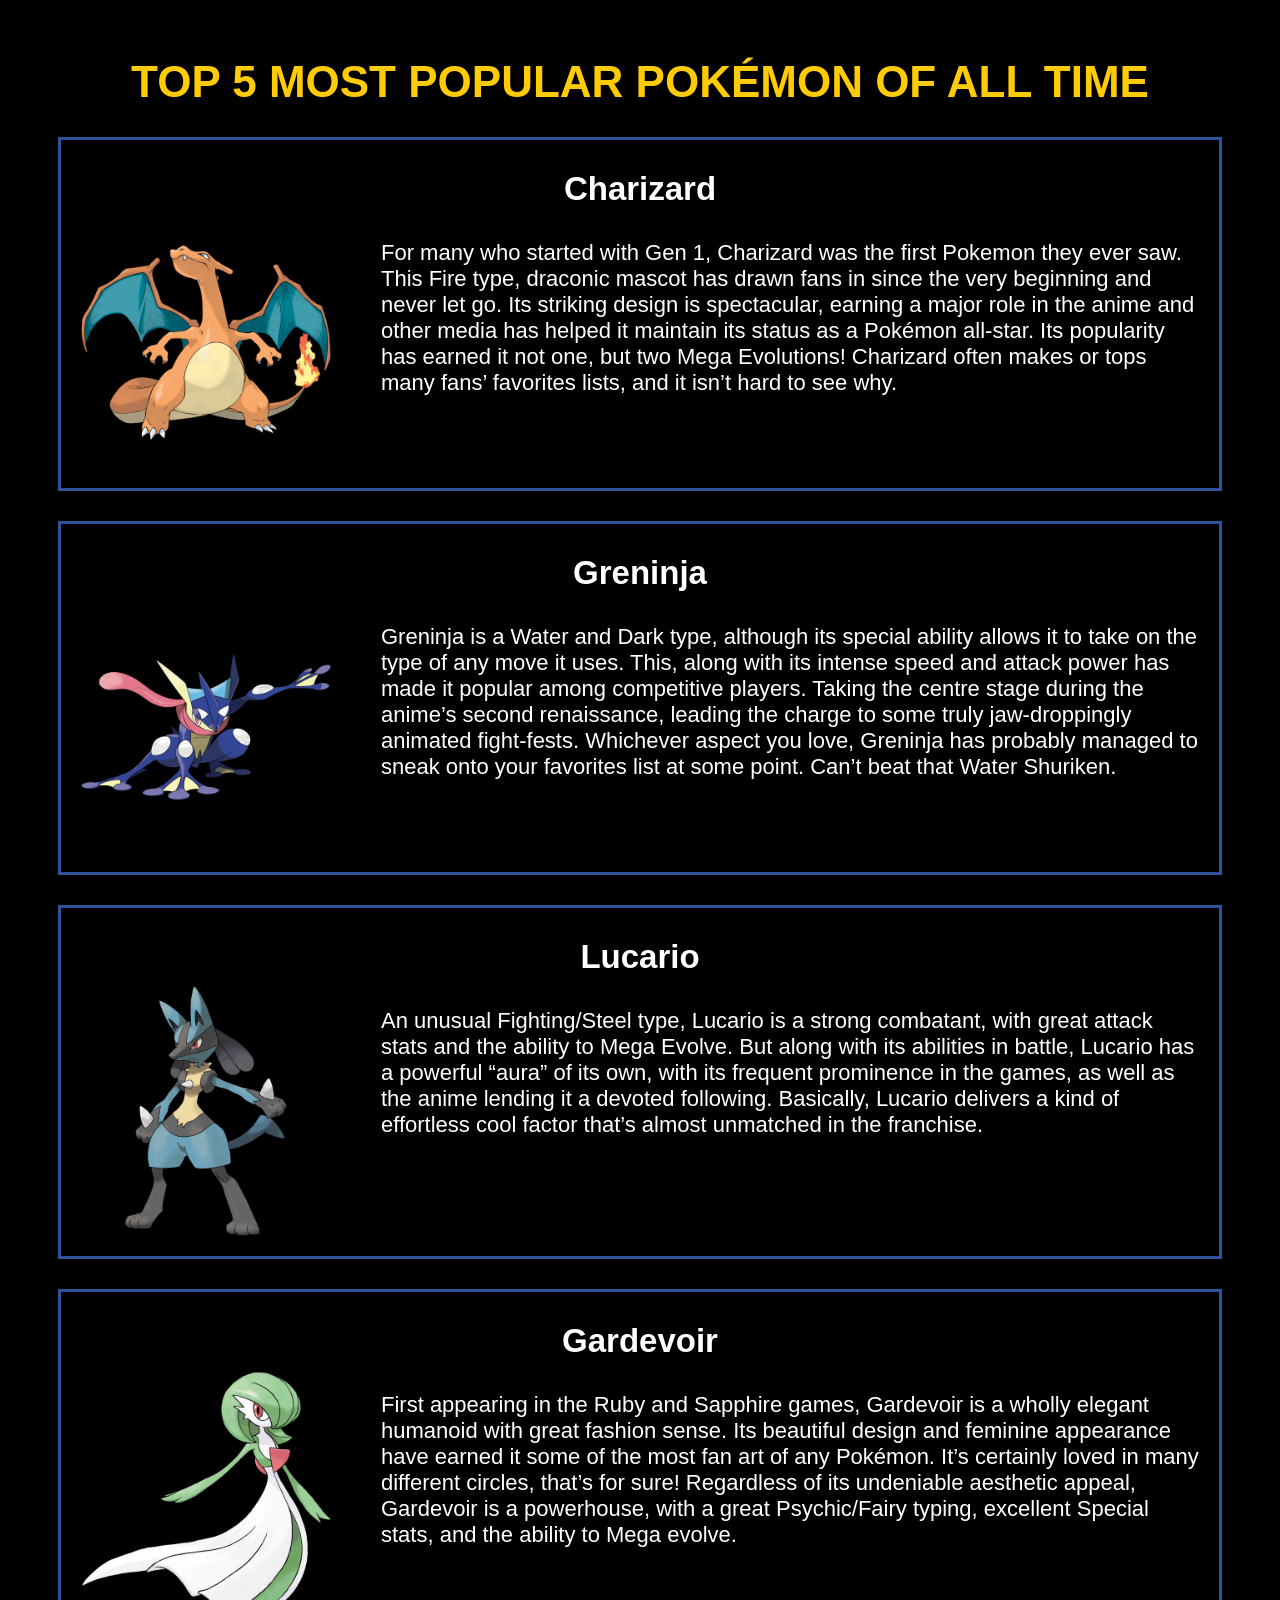
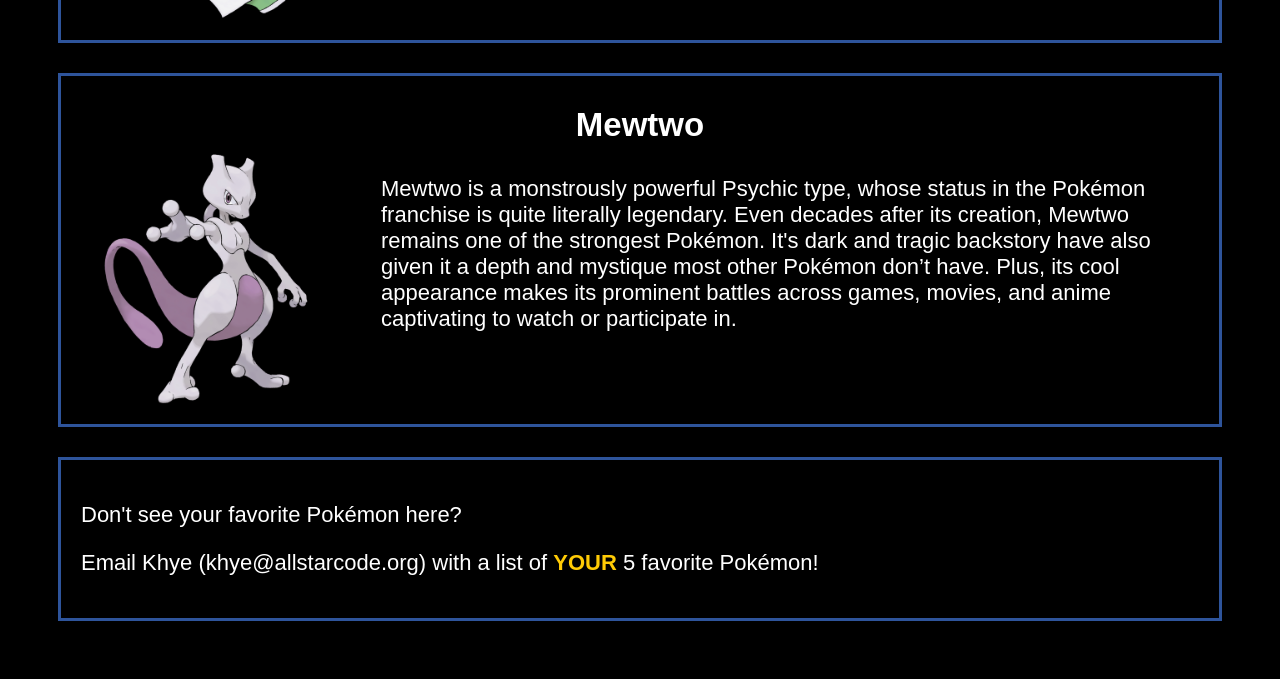
<file: challenge_1/index.html>
<!DOCTYPE html>
<html lang="en">

<head>
    <meta charset="UTF-8">
    <link rel="stylesheet" href="style.css">
    <title>Challenge #1</title>
</head>

<body>
    <h1>TOP 5 MOST POPULAR POKÉMON OF ALL TIME</h1>

    <div class="big_div">
        <p class="pokemon_name">Charizard</p>
        <div class="sub_div">
            <img src="images/charizard.png">
            <p>For many who started with Gen 1, Charizard was the first Pokemon they ever saw. This Fire type, draconic
                mascot has drawn fans in since the very beginning and never let go. Its striking design is spectacular,
                earning a major role in the anime and other media has helped it maintain its status as a Pokémon
                all-star. Its popularity has earned it not one, but two Mega Evolutions! Charizard often makes or tops
                many fans’ favorites lists, and it isn’t hard to see why.</p>
        </div>
    </div>

    <div class="big_div">
        <p class="pokemon_name">Greninja</p>
        <div class="sub_div">
            <img src="images/greninja.png">
            <p>Greninja is a Water and Dark type, although its special ability allows it to take on the type of any move
                it uses. This, along with its intense speed and attack power has made it popular among competitive
                players. Taking the centre stage during the anime’s second renaissance, leading the charge to some truly
                jaw-droppingly animated fight-fests. Whichever aspect you love, Greninja has probably managed to sneak
                onto your favorites list at some point. Can’t beat that Water Shuriken.</p>
        </div>
    </div>

    <div class="big_div">
        <p class="pokemon_name">Lucario</p>
        <div class="sub_div">
            <img src="images/lucario.png">
            <p>An unusual Fighting/Steel type, Lucario is a strong combatant, with great attack stats and the ability to
                Mega Evolve. But along with its abilities in battle, Lucario has a powerful “aura” of its own, with its
                frequent prominence in the games, as well as the anime lending it a devoted following. Basically,
                Lucario delivers a kind of effortless cool factor that’s almost unmatched in the franchise.</p>
        </div>
    </div>

    <div class="big_div">
        <p class="pokemon_name">Gardevoir</p>
        <div class="sub_div">
            <img src="images/gardevoir.png">
            <p>First appearing in the Ruby and Sapphire games, Gardevoir is a wholly elegant humanoid with great fashion
                sense. Its beautiful design and feminine appearance have earned it some of the most fan art of any
                Pokémon. It’s certainly loved in many different circles, that’s for sure! Regardless of its undeniable
                aesthetic appeal, Gardevoir is a powerhouse, with a great Psychic/Fairy typing, excellent Special stats,
                and the ability to Mega evolve.</p>
        </div>
    </div>

    <div class="big_div">
        <p class="pokemon_name">Mewtwo</p>
        <div class="sub_div">
            <img src="images/mewtwo.png">
            <p>Mewtwo is a monstrously powerful Psychic type, whose status in the Pokémon franchise is quite literally
                legendary. Even decades after its creation, Mewtwo remains one of the strongest Pokémon. It's dark and
                tragic backstory have also given it a depth and mystique most other Pokémon don’t have. Plus, its cool
                appearance makes its prominent battles across games, movies, and anime captivating to watch or
                participate in.</p>
        </div>
    </div>

    <div class="big_div">
        <p>Don't see your favorite Pokémon here?</p>
        <p>Email Khye (khye@allstarcode.org) with a list of <span id="special">YOUR</span> 5 favorite Pokémon!</p>
    </div>
</body>

</html>
</file>
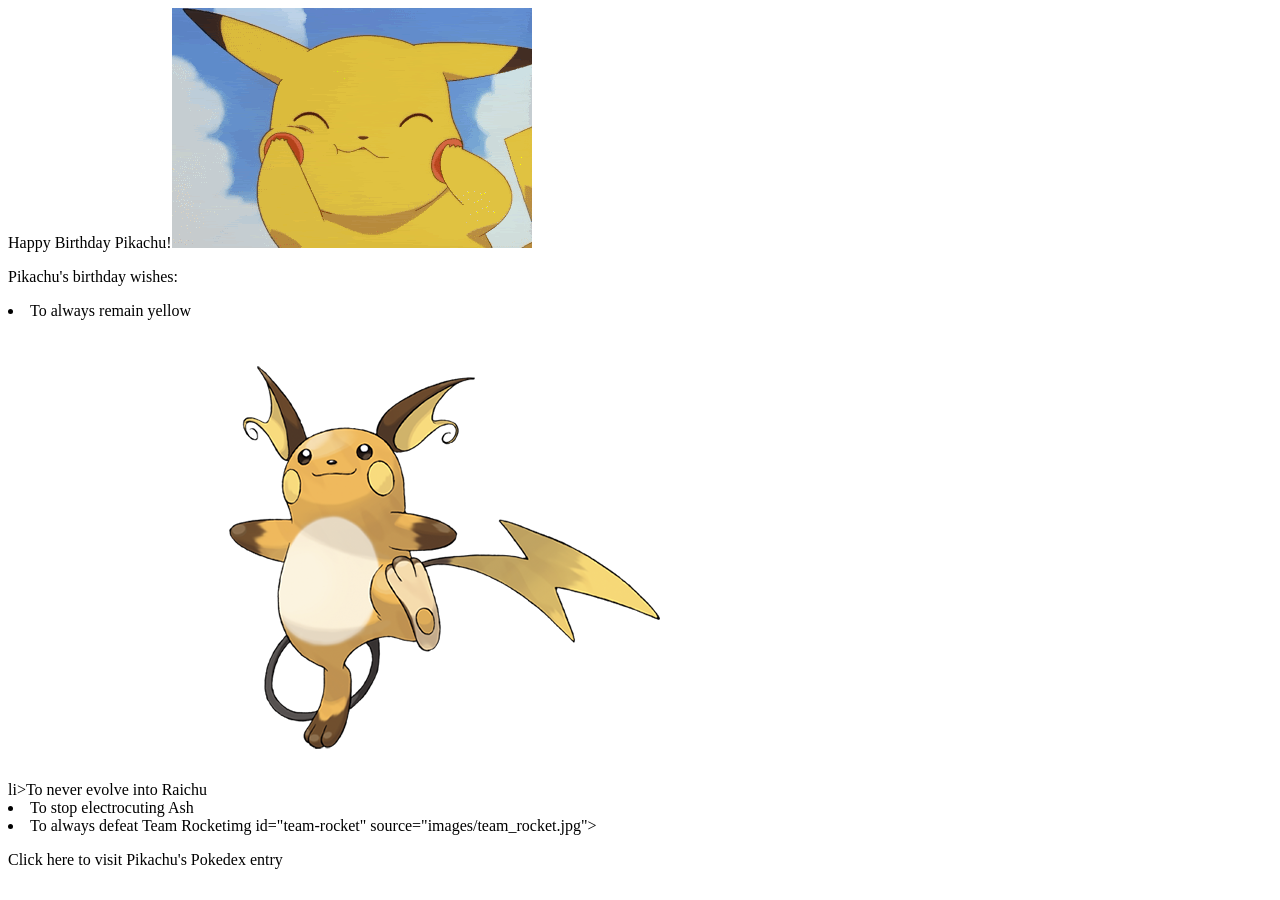
<file: challenge_2/index.html>
<!DOCTYPE html>
<html lang="en">

<head>
    <meta charset="UTF-8">
    <title>Challenge #2</title>
</head>

<body>
    <div class="the_divs" id="one" <h1>Happy Birthday Pikachu!</h1><img src="images/pikachu.gif"></div>
    <div id="the_divs" id="two">
        <p>Pikachu's birthday wishes:</p>
        <li>To always remain <spanid="yellow">yellow</splan>
        </li>
        li>To never evolve into Raichu<image classes="raichu" src="images/raichu.png">
            </li>
            <li>To stop electrocuting Ash<img id="ash" "images/ash.png">
            <li>To always defeat Team Rocketimg id="team-rocket" source="images/team_rocket.jpg"></li>
    </div>
    <div class="the_divs" id="three">
        <p><a "https://www.pokemon.com/us/pokedex/pikachu" target="_blank">Click here</a> to visit Pikachu's Pokedex
            entry</p>
    </div>
</body>

</html>
</file>
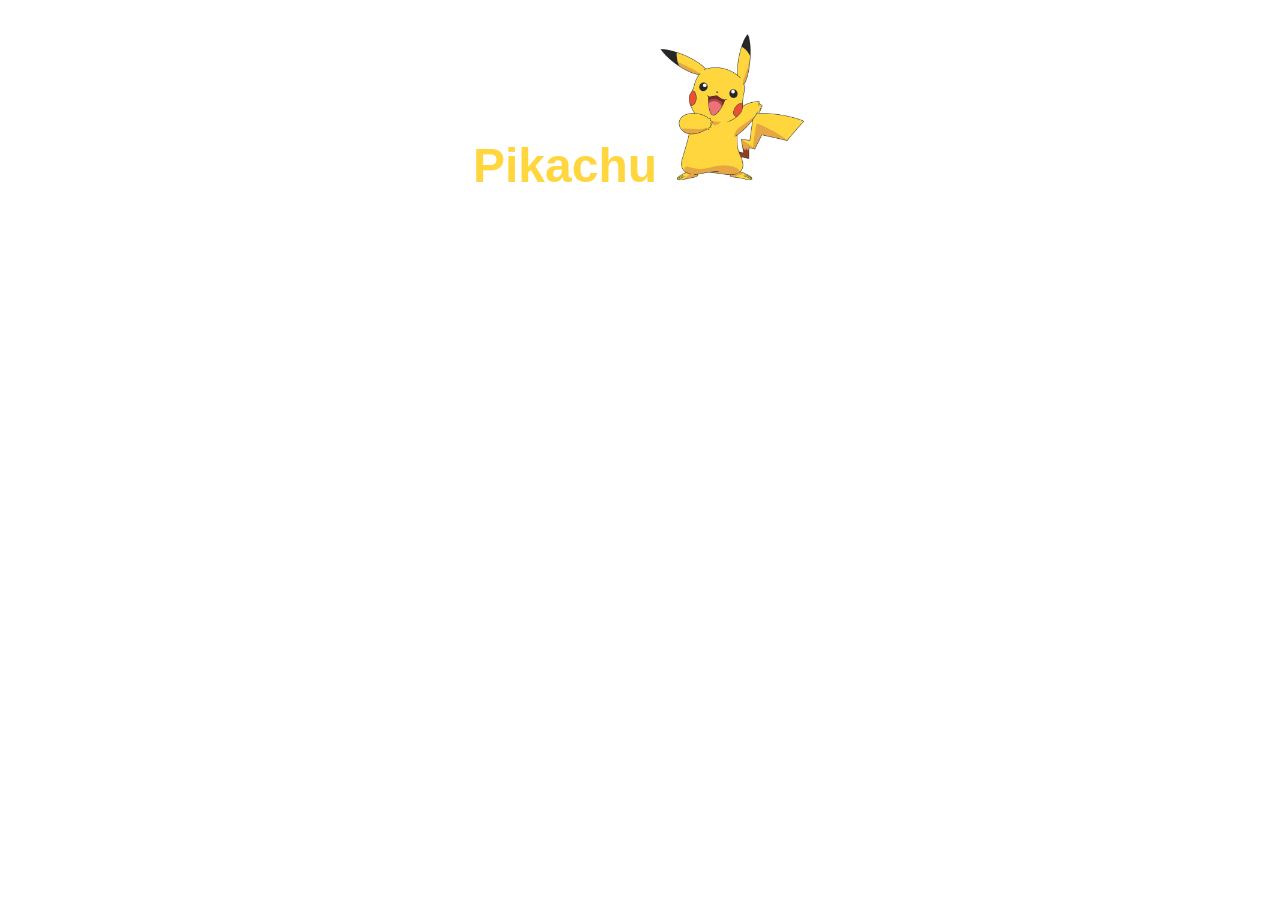
<file: warm_up_challenge/index.html>
<!DOCTYPE html>
<html lang="en">
<head>
    <meta charset="UTF-8">
    <link rel="stylesheet" href="style.css">
    <title>Warm Up Challenge</title>
</head>

<body>
    <div>
        <h1 class="pika chuuuuu" id="unique">Pikachu<img src="pikachu.jpg" width="150px"></h1>
    </div>
</body>
</html>
</file>
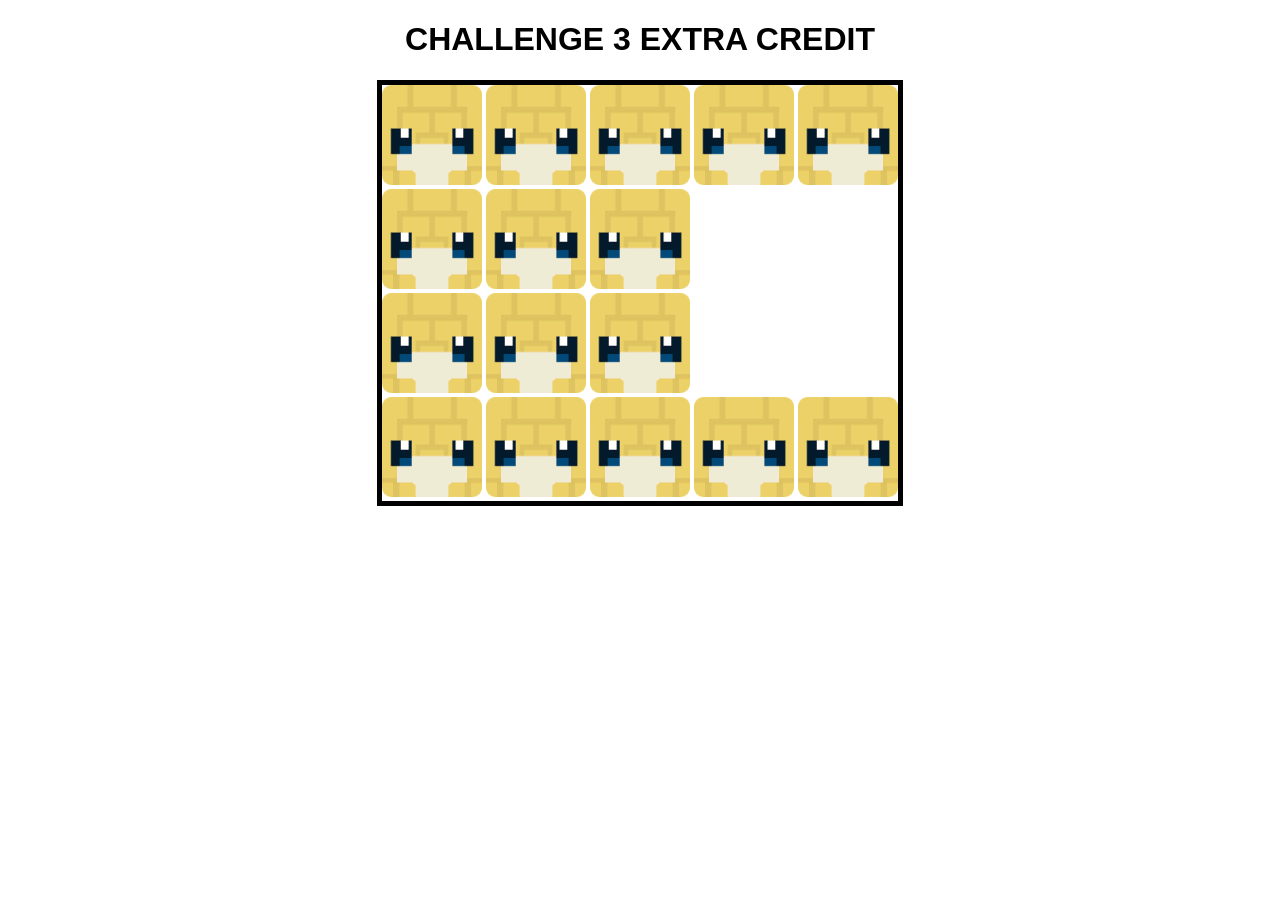
<file: challenge_3/challenge_3_extra_credit/index.html>
<!DOCTYPE html>
<html lang="en">
<head>
    <meta charset="UTF-8">
    <link rel="stylesheet" href="style.css">
    <title>CHALLENGE 3 EXTRA CREDIT</title>
</head>

<body>
	<h1>CHALLENGE 3 EXTRA CREDIT</h1>

    <div id="big_div">
    	<div id="a">
            <img src="images/sandshrew.png">
            <img src="images/sandshrew.png">
            <img src="images/sandshrew.png">
            <img src="images/sandshrew.png">
            <img src="images/sandshrew.png">
        </div>

        <div id="b">
	        <div id="c">
	            <img src="images/sandshrew.png">
	            <img src="images/sandshrew.png">
	            <img src="images/sandshrew.png">
	        </div>

    		<div id="d">
	            <img src="images/sandshrew.png">
	            <img src="images/sandshrew.png">
	            <img src="images/sandshrew.png">
	        </div>
	    </div>

        <div id="e">
            <img src="images/sandshrew.png">
            <img src="images/sandshrew.png">
            <img src="images/sandshrew.png">
            <img src="images/sandshrew.png">
            <img src="images/sandshrew.png">
        </div>
    </div>
</body>
</html>
</file>
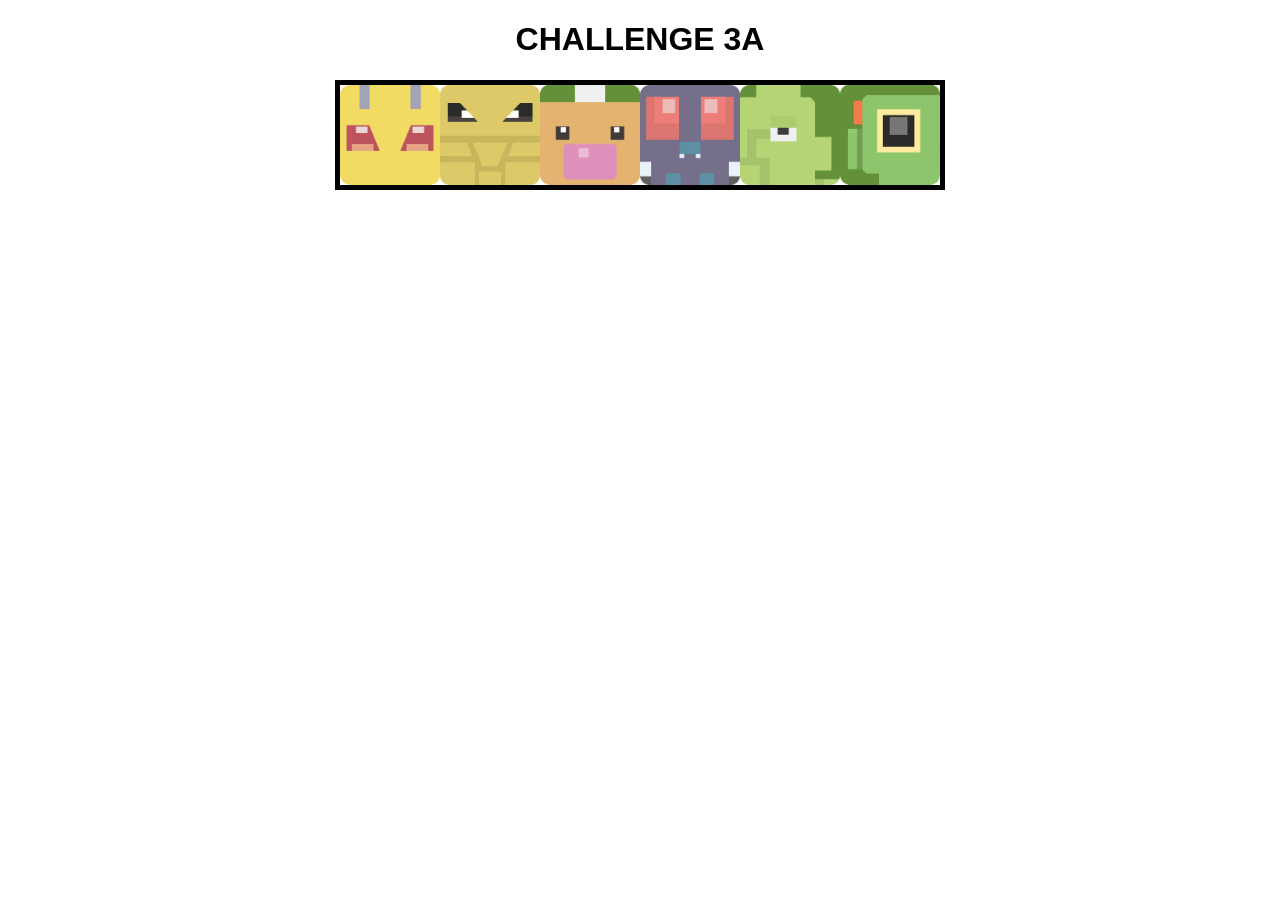
<file: challenge_3/challenge_3a/index.html>
<!DOCTYPE html>
<html lang="en">
<head>
    <meta charset="UTF-8">
    <link rel="stylesheet" href="style.css">
    <title>CHALLENGE 3A</title>
</head>

<body>
	<h1>CHALLENGE 3A</h1>

    <div>
    	<img src="images/caterpie.png">
    	<img src="images/metapod.png">
    	<img src="images/butterfree.png">
    	<img src="images/weedle.png">
    	<img src="images/kakuna.png">
    	<img src="images/beedrill.png">
    </div>
</body>
</html>
</file>
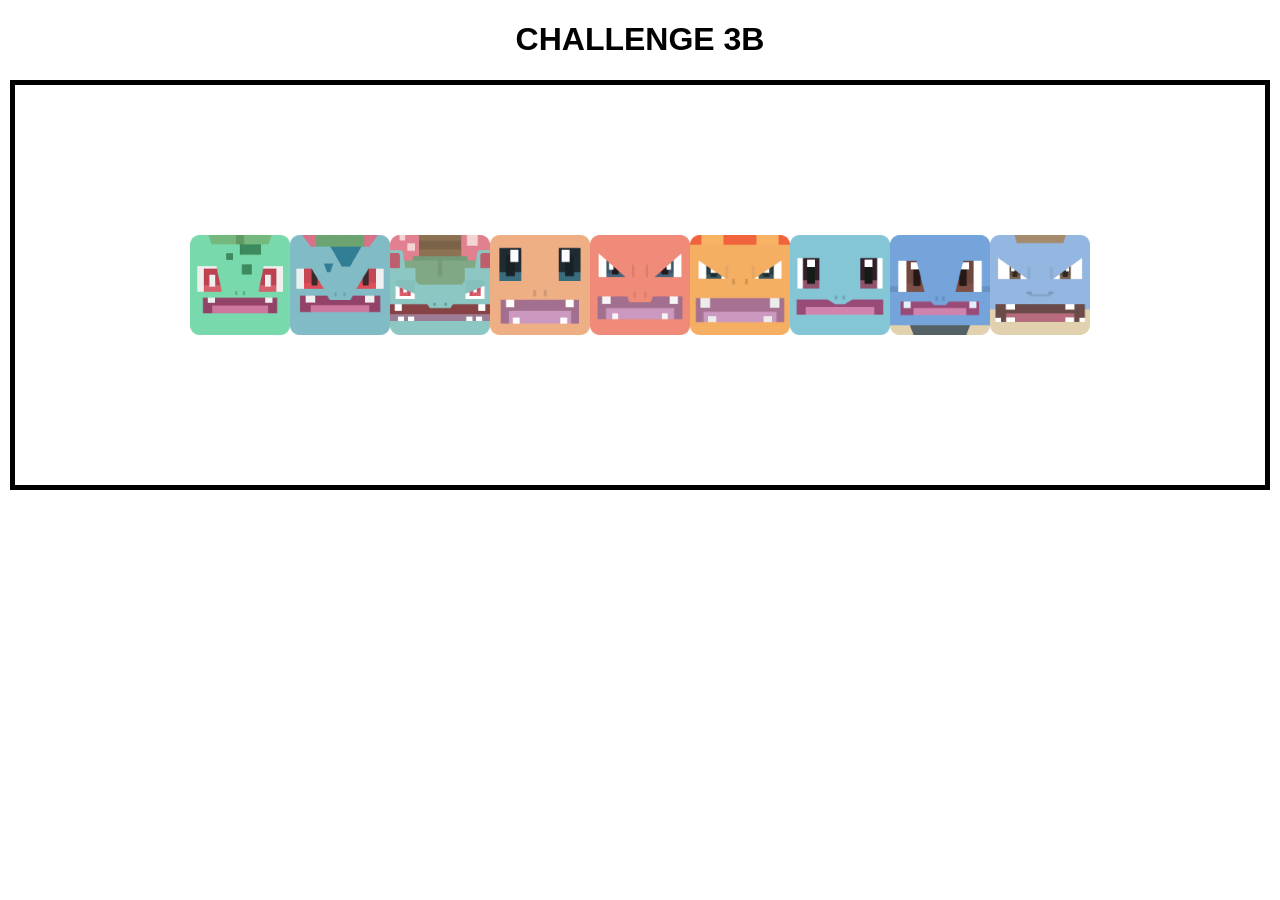
<file: challenge_3/challenge_3b/index.html>
<!DOCTYPE html>
<html lang="en">
<head>
    <meta charset="UTF-8">
    <link rel="stylesheet" href="style.css">
    <title>CHALLENGE 3B</title>
</head>

<body>
	<h1>CHALLENGE 3B</h1>

    <div>
    	<img src="images/bulbasaur.png">
    	<img src="images/ivysaur.png">
    	<img src="images/venusaur.png">
    	<img src="images/charmander.png">
    	<img src="images/charmeleon.png">
    	<img src="images/charizard.png">
        <img src="images/squirtle.png">
        <img src="images/wartortle.png">
        <img src="images/blastoise.png">
    </div>
</body>
</html>
</file>
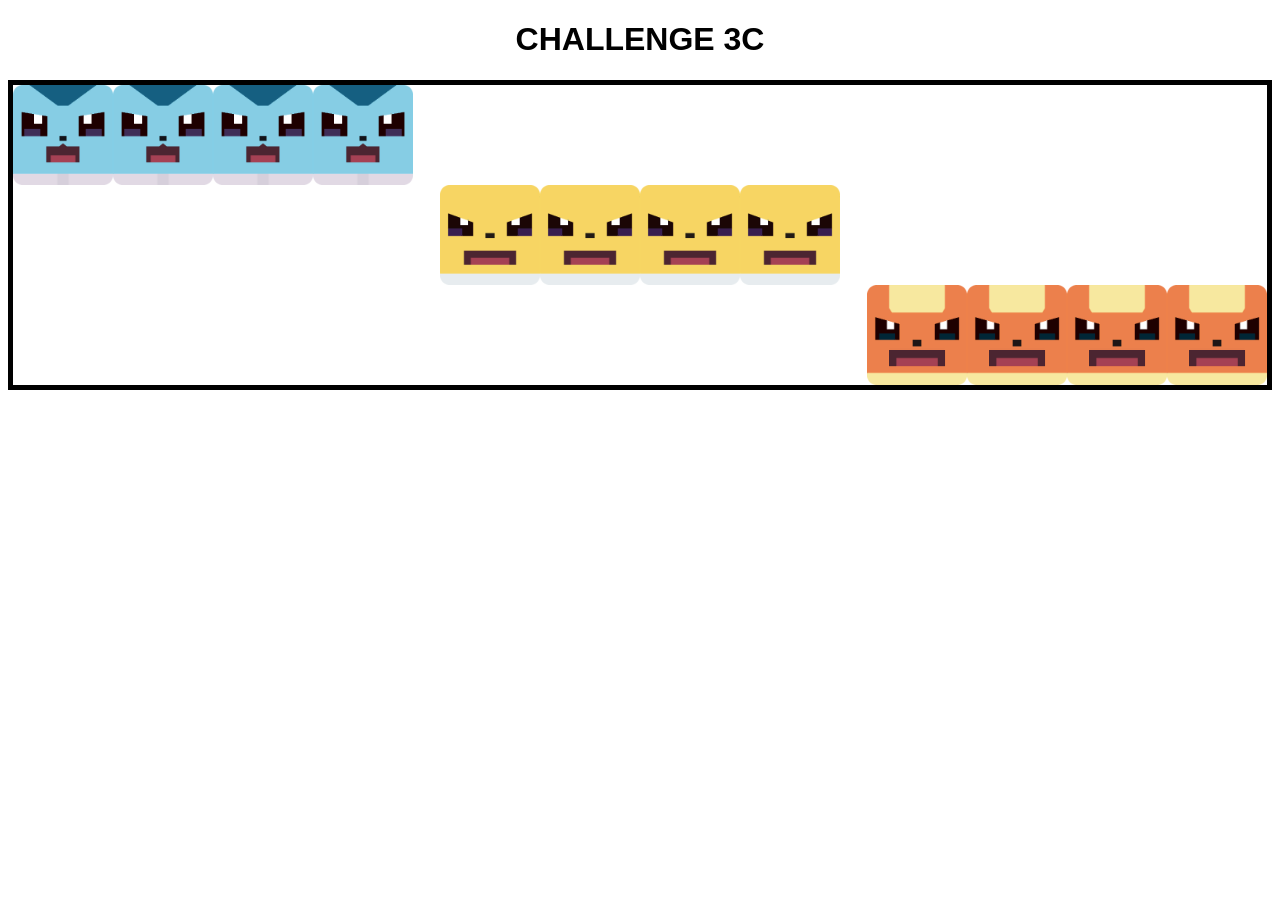
<file: challenge_3/challenge_3c/index.html>
<!DOCTYPE html>
<html lang="en">
<head>
    <meta charset="UTF-8">
    <link rel="stylesheet" href="style.css">
    <title>CHALLENGE 3C</title>
</head>

<body>
	<h1>CHALLENGE 3C</h1>

    <div id="big_div">
        <div id="sub_div1">
            <img src="images/vaporeon.png">
        	<img src="images/vaporeon.png">
            <img src="images/vaporeon.png">
            <img src="images/vaporeon.png">
        </div>

        <div id="sub_div2">
            <img src="images/jolteon.png">
            <img src="images/jolteon.png">
            <img src="images/jolteon.png">
            <img src="images/jolteon.png">
        </div>

        <div id="sub_div3">
            <img src="images/flareon.png">
            <img src="images/flareon.png">
            <img src="images/flareon.png">
            <img src="images/flareon.png">
        </div>
    </div>
</body>
</html>
</file>
<file: challenge_1/style.css>
body {
    background-color: black;
    color: white;
    font-family: Helvetica;
    font-size: 22px;
    padding: 20px;
}

h1 {
    color: rgb(255, 203, 5);
    /* rgb value */
    text-align: center;
}

.big_div {
    border: 3px solid #2E549B;
    /* hex value */
    margin: 30px;
    padding: 20px;
}

.pokemon_name {
    text-align: center;
    font-size: 150%;
    font-weight: bold;
    margin: 10px;
}

.sub_div {
    display: flex;
}

img {
    width: 250px;
    padding-right: 50px;
}

#special {
    font-weight: bold;
    color: rgb(255, 203, 5);
    /* rgb value */
}
</file>
<file: warm_up_challenge/style.css>
/* Figure out 5 or more DIFFERENT ways to fill in the blank 
   to produce the desired output */

div h1 {
   font-family: Helvetica;
   font-size: 300%;
   color: #ffd63e;
   text-align: center;
}

/* Record your solutions here:
   #1 - h1
   #2 - .chuuuuu
   #3 - .pika
   #4 - #unique
   #5 - div h1

   e.g. - .pika               */
</file>
<file: challenge_3/challenge_3_extra_credit/style.css>
h1 {
	font-family: Helvetica;
	text-align: center;
}

img {
	width: 100px;
}

#big_div {
	margin: auto;
	border: 5px solid black;
	width: 516px;
}
</file>
<file: challenge_3/challenge_3a/style.css>
h1 {
	font-family: Helvetica;
	text-align: center;
}

img {
	width: 100px;
}

div {
	margin: auto;
	width: 600px;
	border: 5px solid black;
	display: flex;
	flex-direction: row-reverse;
}
</file>
<file: challenge_3/challenge_3b/style.css>
h1 {
	font-family: Helvetica;
	text-align: center;

}

img {
	width: 100px;

}

div {
	margin: auto;
	width: 1250px;
	height: 400px;
	border: 5px solid black;
	display: flex;
	justify-content: center;
	align-items: center;
}
</file>
<file: challenge_3/challenge_3c/style.css>
h1 {
	font-family: Helvetica;
	text-align: center;
}

img {
	width: 100px;

}

div div {
	margin: auto;
	width: 100%;
	height: 100px;
	display: flex;
}

#big_div {
	border: 5px solid black;
}

#sub_div2 {
	justify-content: center;
}

#sub_div3 {
	justify-content: flex-end;
}
</file>
